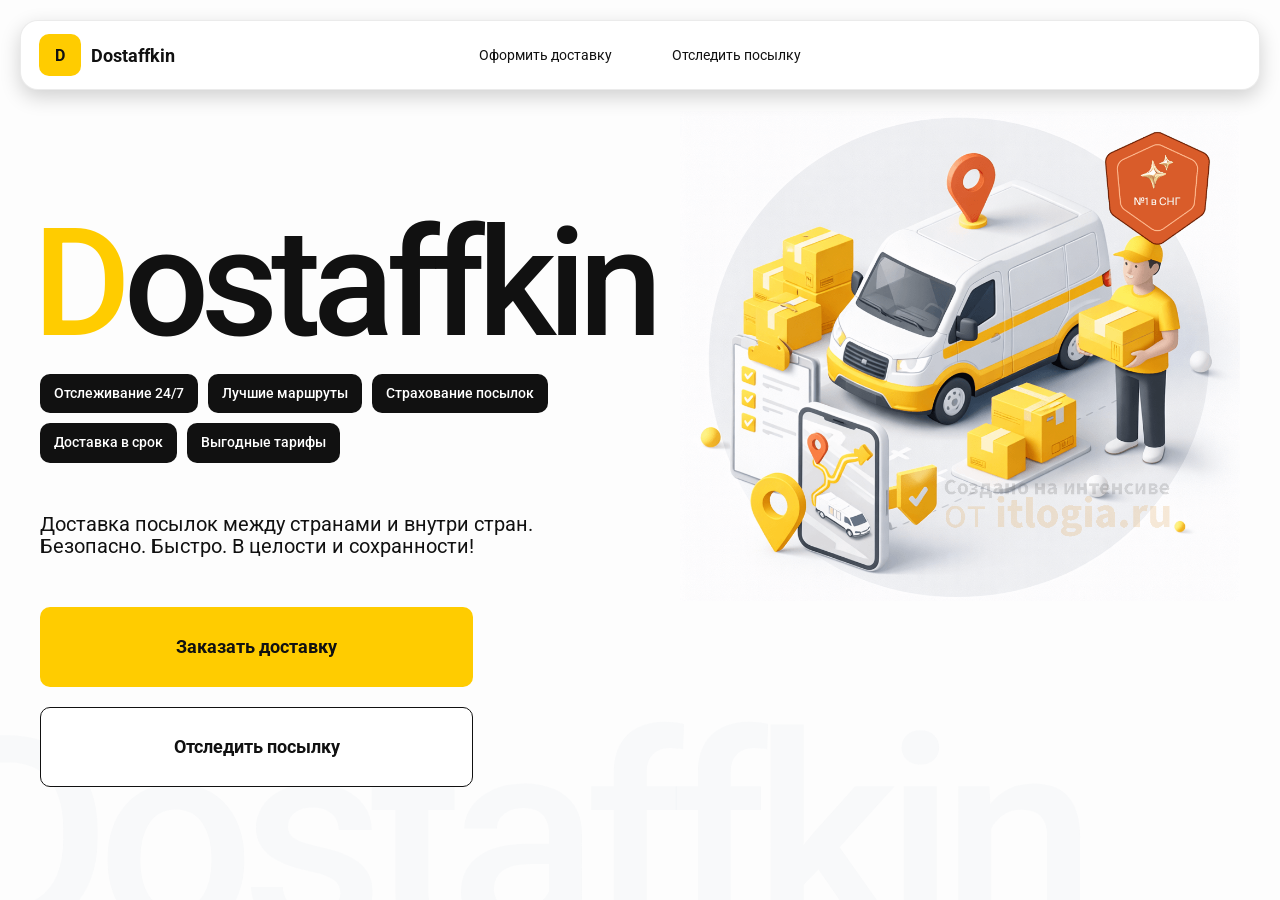
<file: index.html>
<!doctype html>
<html lang="ru">

<head>
    <meta charset="utf-8" />
    <meta name="viewport" content="width=device-width,initial-scale=1,maximum-scale=1,user-scalable=0" />
    <title>Dostaffkin — Доставка посылок между странами и внутри стран. Безопасно. Быстро. В целости и сохранности!
    </title>

    <link href="styles/base.css" rel="stylesheet" />
    <link href="styles/base_adaptive.css" rel="stylesheet" />
    <link href="styles/index.css" rel="stylesheet" />
    <link href="styles/index_adaptive.css" rel="stylesheet" />
</head>

<body>

    <div class="container">
        <header class="header">
            <a class="header-brand" href="#">
                <div class="header-logo">D</div>
                <div class="header-title">Dostaffkin</div>
            </a>
            <nav class="header-menu">
                <a class="header-link" href="./order.html">Оформить <span>доставку</span></a>
                <a class="header-link" href="./track.html">Отследить <span>посылку</span></a>
            </nav>
        </header>
        <main class="main">
            <section class="main-info">
                <div class="main-title">
                    <span>D</span>ostaffkin
                </div>
                <div class="main-features">
                    <div class="main-feature">Отслеживание 24/7</div>
                    <div class="main-feature">Лучшие маршруты</div>
                    <div class="main-feature">Страхование посылок</div>
                    <div class="main-feature">Доставка в срок</div>
                    <div class="main-feature">Выгодные тарифы</div>
                </div>
                <div class="main-description">
                    Доставка посылок между странами и внутри стран.
                    Безопасно. Быстро. В целости и сохранности!
                </div>
                <div class="main-actions">
                    <a class="button" type="button" href="./order.html">Заказать доставку</a>
                    <a class="button button-white" type="button" href="./track.html">Отследить посылку</a>
                </div>
            </section>
            <div class="main-title-ghost">Dostaffkin</div>
            <section class="main-image">
                <img src="images/main-image.png" alt="Main image" />
            </section>
        </main>

    </div>

</body>

</html>
</file>
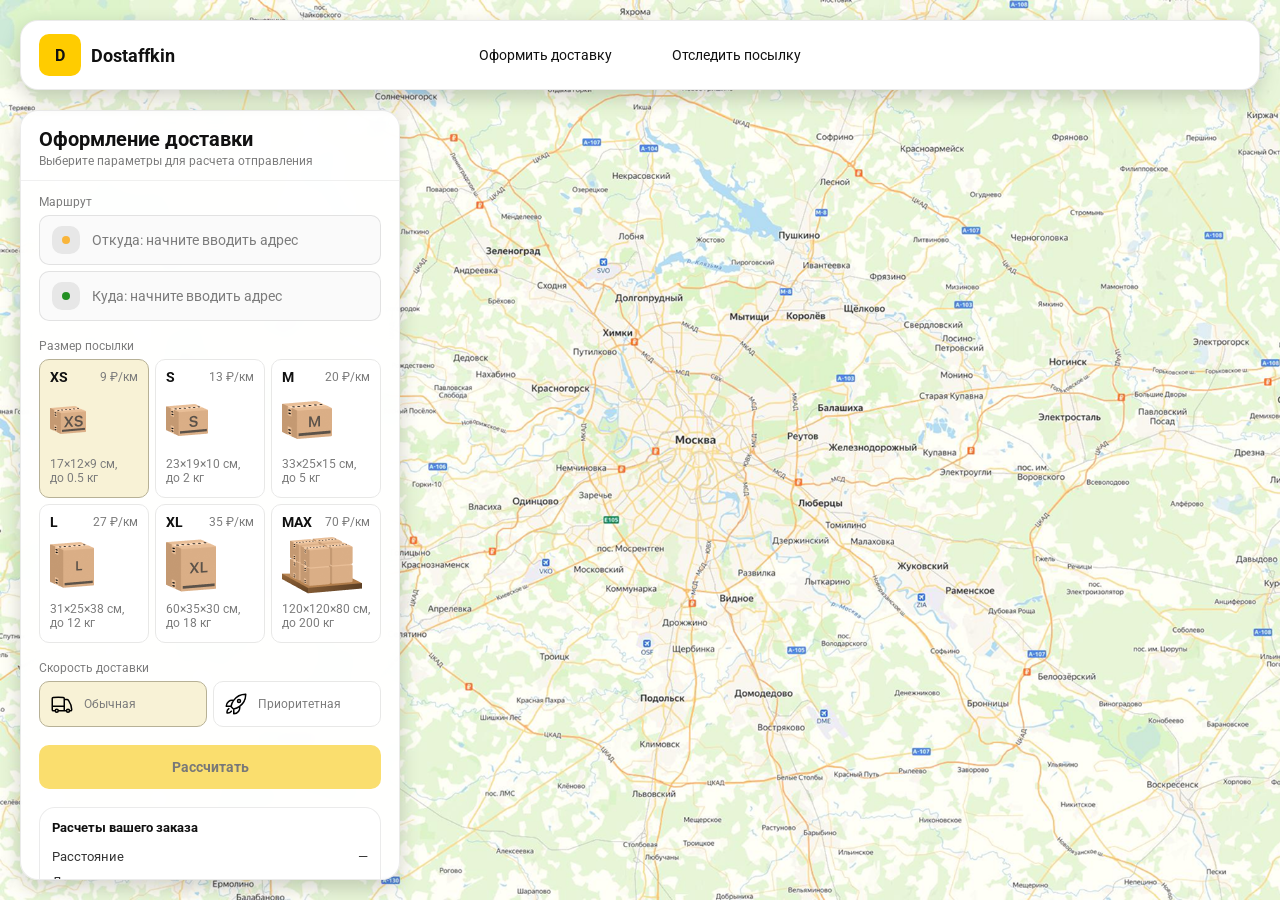
<file: order.html>
<!doctype html>
<html lang="ru">

<head>
    <meta charset="utf-8" />
    <meta name="viewport" content="width=device-width,initial-scale=1,maximum-scale=1,user-scalable=0" />
    <title>Оформление доставки</title>

    <link rel="stylesheet" href="styles/base.css" />
    <link rel="stylesheet" href="styles/base_adaptive.css" />

    <link rel="stylesheet" href="styles/order.css" />
    <link rel="stylesheet" href="styles/order_adaptive.css" />
</head>

<body>
    <div id="map"></div>

    <header class="header">
        <a class="header-brand" href="./index.html">
            <div class="header-logo">D</div>
            <div class="header-title">Dostaffkin</div>
        </a>
        <nav class="header-menu">
            <a class="header-link" href="#">Оформить <span>доставку</span></a>
            <a class="header-link" href="./track.html">Отследить <span>посылку</span></a>
        </nav>
    </header>

    <aside class="main" id="sidebar">

        <div class="main-header">
            <div class="main-title">Оформление доставки</div>
            <div class="main-text">Выберите параметры для расчета отправления</div>
        </div>
        <div class="main-content">
            <div class="main-route">
                <div class="main-block-title">Маршрут</div>
                <div class="main-fields">
                    <div class="main-field" id="fromField">
                        <div class="main-pin"></div>
                        <input id="from" placeholder="Откуда: начните вводить адрес" autocomplete="off" />
                        <div class="main-ac" id="fromAc" role="listbox" aria-label="Подсказки адресов"></div>
                    </div>

                    <div class="main-field" id="toField">
                        <div class="main-pin"></div>
                        <input id="to" placeholder="Куда: начните вводить адрес" autocomplete="off" />
                        <div class="main-ac" id="toAc" role="listbox" aria-label="Подсказки адресов"></div>
                    </div>
                </div>
            </div>
            <div class="main-package">
                <div class="main-block-title">Размер посылки</div>

                <div class="main-sizes">
                    <div class="main-size-card is-active" data-value="xs">
                        <div class="main-size-top">
                            <div class="main-size-label">XS</div>
                            <div class="main-size-rate">9 ₽/км</div>
                        </div>
                        <div class="main-size-media">
                            <img src="images/sizes/xs.png" alt="Короб XS" />
                        </div>
                        <div class="main-size-description">17×12×9 см,<br>до 0.5 кг</div>
                    </div>

                    <div class="main-size-card" data-value="s">
                        <div class="main-size-top">
                            <div class="main-size-label">S</div>
                            <div class="main-size-rate">13 ₽/км</div>
                        </div>
                        <div class="main-size-media">
                            <img src="images/sizes/s.png" alt="Короб S" />
                        </div>
                        <div class="main-size-description">23×19×10 см,<br>до 2 кг</div>
                    </div>

                    <div class="main-size-card" data-value="m">
                        <div class="main-size-top">
                            <div class="main-size-label">M</div>
                            <div class="main-size-rate">20 ₽/км</div>
                        </div>
                        <div class="main-size-media">
                            <img src="images/sizes/m.png" alt="Короб M" />
                        </div>
                        <div class="main-size-description">33×25×15 см,<br>до 5 кг</div>
                    </div>

                    <div class="main-size-card" data-value="l">
                        <div class="main-size-top">
                            <div class="main-size-label">L</div>
                            <div class="main-size-rate">27 ₽/км</div>
                        </div>
                        <div class="main-size-media">
                            <img src="images/sizes/l.png" alt="Короб L" />
                        </div>
                        <div class="main-size-description">31×25×38 см,<br>до 12 кг</div>
                    </div>

                    <div class="main-size-card" data-value="xl">
                        <div class="main-size-top">
                            <div class="main-size-label">XL</div>
                            <div class="main-size-rate">35 ₽/км</div>
                        </div>
                        <div class="main-size-media">
                            <img src="images/sizes/xl.png" alt="Короб XL" />
                        </div>
                        <div class="main-size-description">60×35×30 см,<br>до 18 кг</div>
                    </div>

                    <div class="main-size-card" data-value="max">
                        <div class="main-size-top">
                            <div class="main-size-label">MAX</div>
                            <div class="main-size-rate">70 ₽/км</div>
                        </div>
                        <div class="main-size-media main-size-media-palleta">
                            <img src="images/sizes/max.png" alt="Паллета" />
                        </div>
                        <div class="main-size-description">120×120×80 см,<br>до 200 кг</div>
                    </div>
                </div>
            </div>

            <div class="main-speed">
                <div class="main-block-title">Скорость доставки</div>

                <div class="main-speeds">
                    <div class="main-speed-card is-active" data-value="regular">
                        <img class="main-speed-media" src="images/icons/regular.svg" alt="Regular" />
                        <div class="main-speed-description">Обычная</div>
                    </div>
                    <div class="main-speed-card" data-value="fast">
                        <img class="main-speed-media" src="images/icons/fast.svg" alt="Fast" />
                        <div class="main-speed-description">Приоритетная</div>
                    </div>

                </div>
            </div>

            <div class="main-calculate-block">
                <button id="calc" class="button calculate-button" type="button" disabled>Рассчитать</button>
            </div>
            <div class="main-result" id="result">
                <div class="main-result-title">Расчеты вашего заказа</div>
                <div class="main-result-lines">
                    <div class="main-result-line"><span>Расстояние</span><span id="distanceValue">—</span></div>
                    <div class="main-result-line"><span>Доставим через</span><span id="durationValue">—</span></div>
                    <div class="main-result-line"><span>Тариф</span><span id="rateValue">—</span></div>
                </div>
                <div class="main-price">
                    <div class="main-price-label">Итого</div>
                    <div class="main-price-value" id="totalValue">—</div>
                </div>
            </div>
            <div class="main-order-box">
                <div class="main-order-form" id="orderForm">
                    <div class="main-order-title">Оформление доставки</div>
                    <div class="main-block-info-row">
                        <div class="main-block-title">Контакты</div>
                        <div class="order-fields">
                            <div class="main-field">
                                <input id="customerName" placeholder="Ваше имя" autocomplete="off" />
                            </div>
                            <div class="main-field">
                                <input id="customerPhone" placeholder="Ваш телефон" autocomplete="off"
                                    inputmode="tel" />
                            </div>
                        </div>
                    </div>
                    <div class="main-block-info-row extra-info">
                        <div class="main-block-title">Дополнительная информация</div>
                        <div class="main-field textarea">
                            <textarea id="comment" placeholder="Детали доставки и комментарии"></textarea>
                        </div>
                    </div>
                    <button id="submit" class="button main-submit-request" type="button" disabled>Отправить
                        заявку
                    </button>
                </div>

                <div class="main-order-success" id="orderSuccess">
                    <div class="main-success-icon">✓</div>
                    <div class="main-success-title">Заявка отправлена!</div>
                    <div class="main-success-title">Номер отправления – <span id="orderId"></span></div>
                    <div class="main-success-subtitle">Мы скоро свяжемся с вами</div>
                </div>
            </div>
        </div>
    </aside>



</body>

</html>
</file>
<file: styles/base.css>
*, *::before, *::after {
    box-sizing: border-box;
}

@font-face {
    font-family: "Roboto";
    src: url("../fonts/Roboto-Regular.ttf");
    font-weight: normal;
}

@font-face {
    font-family: "Roboto";
    src: url("../fonts/Roboto-Bold.ttf");
    font-weight: bold;
}

@font-face {
    font-family: "Roboto";
    src: url("../fonts/Roboto-Medium.ttf");
    font-weight: 500;
}

html, body {
    margin: 0;
    color: #111111;
    font-family: "Roboto", sans-serif;
}

body {
    background: #FDFDFD;
}

.header {
    border-radius: 18px;
    box-shadow: 0 7px 20px 0 #0000002E;
    backdrop-filter: blur(10px);
    background: #ffffff;
    left: 20px;
    border: 1px solid rgba(0, 0, 0, 0.08);
    position: fixed;
    right: 20px;
    top: 20px;
    padding: 14px 18px;
    height: 70px;
    display: flex;
    align-items: center;
    z-index: 6;
}

.header-brand {
    display: flex;
    align-items: center;
    text-decoration: none;
    gap: 10px;
}

.header-logo {
    width: 42px;
    height: 42px;
    border-radius: 10px;
    background: #FFCC00;
    display: grid;
    place-items: center;
    font-weight: bold;
    color: #111;
}

.header-title {
    font-size: 18px;
    font-weight: bold;
    color: #111111;
    text-decoration: none;
}

.header-menu {
    display: flex;
    align-items: center;
    gap: 60px;
    margin: 0;
    position: absolute;
    left: 50%;
    transform: translateX(-50%);
}

.header-link {
    font-size: 14px;
    color: #111111;
    text-decoration: none;
}

.button {
    border: 0;
    outline: none;
    height: 44px;
    border-radius: 10px;
    font-size: 14px;
    font-weight: bold;
    cursor: pointer;
    font-family: inherit;
    transition: transform .08s ease, opacity .12s ease;
    background: #ffcc00;
    color: #111111;
    text-align: center;
    text-decoration: none;
}

.button:hover {
    background-color: #E5BC19;
}

.button:disabled {
    cursor: not-allowed;
    background-color: #FADE6E;
    color: #787878;
    transform: none;
}

.button.button-white {
    background: #ffffff;
    border: 1px solid #111111;
}

.button.button-white:hover {
    background: rgb(241 241 241);
}
.main-field {
    display: flex;
    align-items: center;
    margin-top: 6px;
    gap: 10px;
    border: 1px solid #1111111A;
    background: #FAFAFA;
    border-radius: 10px;
    padding: 10px 12px;
    position: relative;
    box-sizing: border-box;
    height: 50px;
}

.main-field.textarea {
    height: auto;
}

.main-pin {
    width: 28px;
    height: 28px;
    border-radius: 10px;
    background: rgba(17, 17, 17, 0.08);
    display: grid;
    place-items: center;
    flex: 0 0 auto;
    position: relative;
}

.main-pin::before {
    content: "";
    width: 8px;
    height: 8px;
    border-radius: 999px;
    background: orange;
    opacity: .75;
    display: block;
}

.main-field:last-child .main-pin::before {
    background: green;
    opacity: .85;
}

input, textarea {
    width: 100%;
    border: 0;
    outline: none;
    background: transparent;
    font-size: 14px;
    color: #111111;
    font-family: inherit;
}

textarea {
    resize: vertical;
    min-height: 72px;
    padding: 2px 0;
}

input::placeholder, textarea::placeholder {
    color: #7C7C7C;
}

.main-field:focus-within {
    border-color: rgba(0, 0, 0, 0.20);
    box-shadow: 0 0 0 4px rgba(255, 204, 0, 0.35);
    background: rgba(255, 255, 255, 0.75);
}

.calculate-button {
    width: 100%;
}

.main-result {
    border: 1px solid rgba(0, 0, 0, 0.08);
    background: rgba(255, 255, 255, 0.75);
    border-radius: 16px;
    padding: 12px;
    line-height: 1.25;
}

.main-result-title {
    font-weight: bold;
    font-size: 13px;
    color: #111111;
    margin-bottom: 13px;
}

.main-result-lines {
    gap: 8px;
    display: flex;
    flex-direction: column;
}

.main-result-line {
    font-size: 13px;
    color: rgba(17, 17, 17, 0.85);
    display: flex;
    justify-content: space-between;
}

.main-price {
    margin-top: 18px;
    padding-top: 10px;
    border-top: 1px dashed rgba(0, 0, 0, 0.12);
    display: flex;
    align-items: baseline;
    justify-content: space-between;
}

.main-price-label {
    font-size: 12px;
    color: rgba(17, 17, 17, 0.55);
}

.main-price-value {
    font-size: 20px;
    font-weight: bold;
    color: #111111;
    letter-spacing: -0.3px;
}
</file>
<file: styles/base_adaptive.css>
@media (max-width: 767px) {
    .header {
        left: 10px;
        right: 10px;
        top: 10px;
    }

    .header-link span {
        display: none;
    }

    .header-menu {
        gap: 20px;
        justify-content: flex-start;
        margin: 0 0 0 30px;
        position: static;
        transform: none;
    }
}

@media (max-width: 420px) {
    .header-title {
        display: none;
    }
}

@media (max-width: 374px) {
    .header-menu {
        gap: 10px;
        margin: 0 0 0 10px;
    }
}
</file>
<file: styles/index.css>
.container {
    overflow: hidden;
    min-height: 100vh;
}

.main {
    padding: 111px 40px 40px;
    position: relative;
    display: flex;
}

.main-info {
    max-width: 840px;
    width: 100%;
    position: relative;
}

.main-title {
    margin-top: 98px;
    font-weight: 500;
    font-size: 200px;
    line-height: 1;
    letter-spacing: -0.05em;
    color: #111111;
    left: -15px;
    position: relative;
}

.main-title span {
    color: #ffcc00;
}

.main-features {
    margin-top: 15px;
    display: flex;
    flex-wrap: wrap;
    gap: 10px;
}

.main-feature {
    background: #111111;
    color: #ffffff;
    padding: 12px 14px;
    font-weight: 500;
    font-size: 14px;
    line-height: 1.1;
    border-radius: 10px;
}

.main-description {
    margin-top: 50px;
    max-width: 500px;
    font-size: 20px;
    line-height: 1.1;
    color: #111111;
}

.main-actions {
    margin-top: 50px;
    display: flex;
    flex-direction: column;
    gap: 20px;
}

.main-actions .button {
    height: 80px;
    width: 433px;
    font-size: 18px;
    font-weight: bold;
    place-items: center;
    display: grid;
}

.main-title-ghost {
    position: absolute;
    z-index: -1;
    left: -70px;
    bottom: -150px;
    font-weight: 500;
    font-size: 278px;
    line-height: 1;
    letter-spacing: -0.05em;
    color: #ECEDF04D;
}

.main-image {
    width: 1024px;
    top: 100px;
    z-index: -2;
}

.main-image img {
    width: 100%;
    max-width: 1024px;
    height: auto;
    display: block;
}
</file>
<file: styles/index_adaptive.css>
@media (max-width: 1760px) {
    .main-title {
        font-size: 150px;
        left: -7px;
    }

    .main-info {
        max-width: 640px;
    }
}

@media (max-width: 1200px) {
    .main-info {
        max-width: 540px;
    }

    .main {
        padding: 111px 20px 20px;
    }

    .main-title {
        font-size: 120px;
        left: -4px;
    }

    .main-title-ghost {
        font-size: 220px;
    }
}

@media (max-width: 1024px) {
    .main-title {
        margin-top: 30px;
    }

    .main {
        flex-direction: column-reverse;
    }

    .main-image {
        max-width: 350px;
        position: absolute;
        left: 370px;
        top: 370px;
    }

    .main-info {
        max-width: 100%;
    }

    .main-actions {
        gap: 10px;
    }

    .main-actions .button {
        height: 50px;
        font-size: 14px;
        width: auto;
        max-width: 300px;
    }

    .main-description {
        max-width: 350px;
    }
}

@media (max-width: 570px) {
    .main-title {
        font-size: 88px;
    }

    .main-description {
        max-width: 100%
    }

    .main-actions {
       width: 100%;
    }

    .main-actions .button {
        width: 100%;
        max-width: 100%
    }

    .main-image {
        max-width: 650px;
        position: absolute;
        left: 170px;
        top: 70px;
        opacity: 0.2;
    }
}

@media (max-width: 400px) {
    .main-title {
        font-size: 70px;
    }
}
</file>
<file: styles/order.css>
#map {
    background-image: url("../images/order-bg.png");
    background-size: cover;
    position: fixed;
    inset: 0;
}

.main {
    border-radius: 18px;
    box-shadow: 0 7px 20px 0 #0000002E;
    backdrop-filter: blur(10px);
    background: rgba(255, 255, 255, 0.96);
    left: 20px;
    border: 1px solid rgba(0, 0, 0, 0.08);
    position: fixed;
    top: 110px;
    bottom: 20px;
    width: 380px;
    display: flex;
    flex-direction: column;
    overflow: hidden;
    z-index: 5;
}

.main-header {
    padding: 18px 18px 12px 18px;
    border-bottom: 1px solid rgba(0, 0, 0, 0.06);
    display: flex;
    flex-direction: column;
}

.main-title {
    font-size: 20px;
    line-height: 100%;
    font-weight: bold;
}

.main-text {
    font-size: 12px;
    margin-top: 5px;
    color: #7C7C7C;
}

.main-content {
    padding: 14px 18px 18px 18px;
    overflow: auto;
    scrollbar-width: none;
    display: flex;
    flex-direction: column;
    gap: 18px;
    flex: 1;
}

.main-block-title {
    font-size: 12px;
    color: #7C7C7C;
}

.main-route .main-block-title,
.main-package .main-block-title {
    margin-bottom: 6px;
}

.main-sizes {
    display: grid;
    gap: 6px;
    grid-template-columns: repeat(3, 1fr);
}

.main-size-card {
    border: 1px solid #E8E8E7;
    background: #FFFFFF;
    border-radius: 10px;
    padding: 10px;
    cursor: pointer;
    user-select: none;
    transition: transform .08s ease, border-color .12s ease, background .12s ease;
    min-height: 139px;
}

.main-size-card:hover {
    transform: translateY(-1px);
}

.main-size-card.is-active {
    background-color: #F8F2D6;
    border-color: #B7B196;
}

.main-size-top {
    display: flex;
    align-items: center;
    justify-content: space-between;
}

.main-size-label {
    font-weight: bold;
    font-size: 14px;
    color: #111111;
    line-height: 100%;
}

.main-size-rate {
    font-size: 12px;
    color: #7C7C7C;
    line-height: 100%;
}

.main-size-media {
    margin-top: 8px;
    height: 57px;
}

.main-size-description {
    margin-top: 8px;
    font-size: 12px;
    color: #7C7C7C;
    line-height: 1.2;
}

.main-order-box {
    background: #ffffff;
    border: 1px solid #E8E8E7;
    border-radius: 10px;
    padding: 12px;
}

.main-order-title {
    margin-bottom: 8px;
    font-weight: bold;
    font-size: 14px;
    color: #111111;
}

.main-block-info {
    display: flex;
    flex-direction: column;
    gap: 6px;
}

.order-fields {
    display: grid;
    grid-template-columns: 1fr 1fr;
    column-gap: 10px;
    margin-top: 6px;
}

.main-block-info-row.extra-info {
    display: block;
    margin-top: 13px;
}

.main-submit-request {
    width: 100%;
    margin-top: 6px;
}

.main-order-success {
    display: none;
    text-align: center;
    padding: 22px 12px;
    gap: 12px;
}

.main-order-success.is-visible {
    display: flex;
    flex-direction: column;
    align-items: center;
}

.main-success-icon {
    width: 56px;
    height: 56px;
    border-radius: 50%;
    background: #16a34a;
    color: #ffffff;
    display: grid;
    place-items: center;
    font-size: 30px;
}

.main-success-title {
    font-size: 14px;
    font-weight: bold;
    color: #111111;
}

.main-success-subtitle {
    font-size: 12px;
    color: rgba(17, 17, 17, 0.55);
    line-height: 1.3;
}

.main-speed .main-block-title {
    margin-bottom: 6px;
}

.main-speeds {
    display: grid;
    gap: 6px;
    grid-template-columns: repeat(2, 1fr);
}

.main-speed-card {
    border: 1px solid #E8E8E7;
    background: #FFFFFF;
    border-radius: 10px;
    padding: 10px;
    cursor: pointer;
    user-select: none;
    transition: transform .08s ease, border-color .12s ease, background .12s ease;
    display: flex;
    align-items: center;
    gap: 10px;
}

.main-speed-card:hover {
    transform: translateY(-1px);
}

.main-speed-card.is-active {
    background-color: #F8F2D6;
    border-color: #B7B196;
}

.main-speed-description {
    font-size: 12px;
    color: #7C7C7C;
    line-height: 1.2;
}
</file>
<file: styles/order_adaptive.css>
@media (max-width: 767px) {
    .main {
        left: 10px;
        right: 10px;
        top: 50%;
        bottom: 12px;
        width: auto;
        max-width: none;
    }
}

@media (max-width: 420px) {
    .main-sizes {
        grid-template-columns: repeat(2, 1fr);
    }
}
</file>
